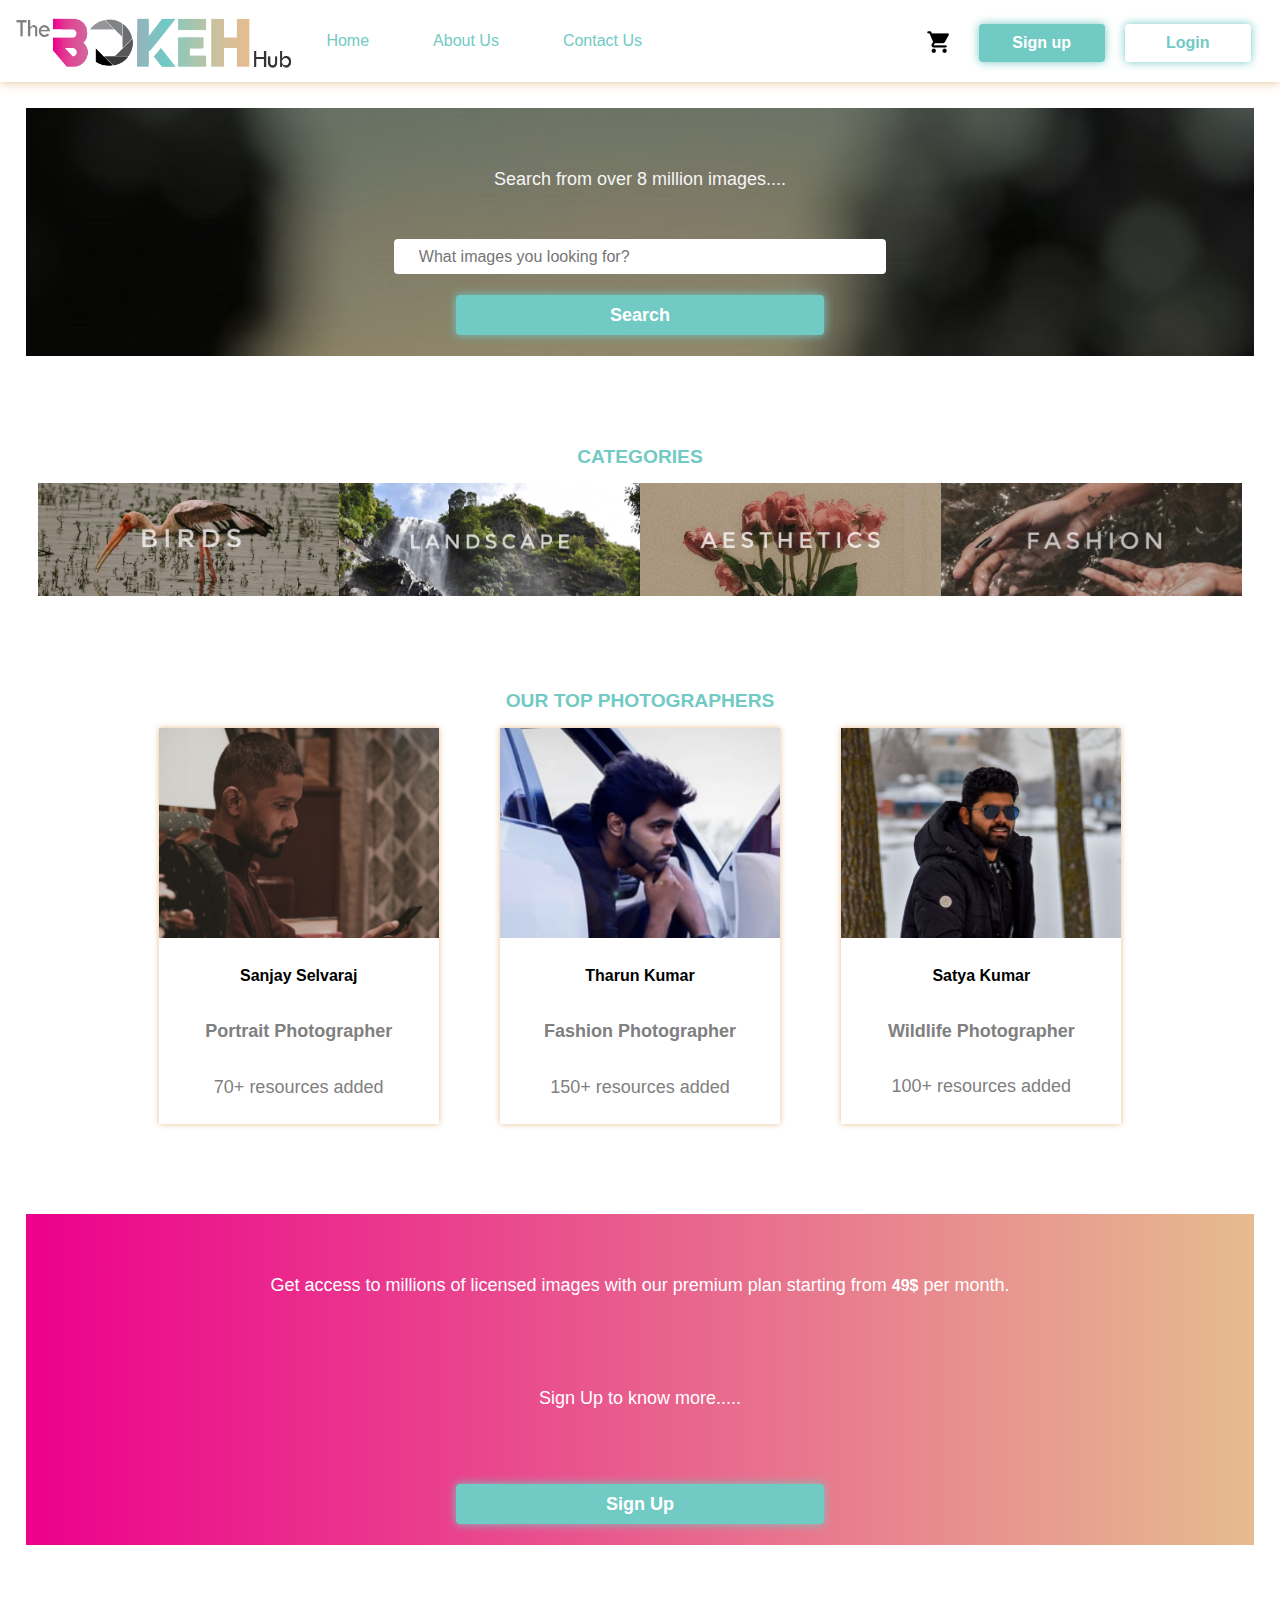
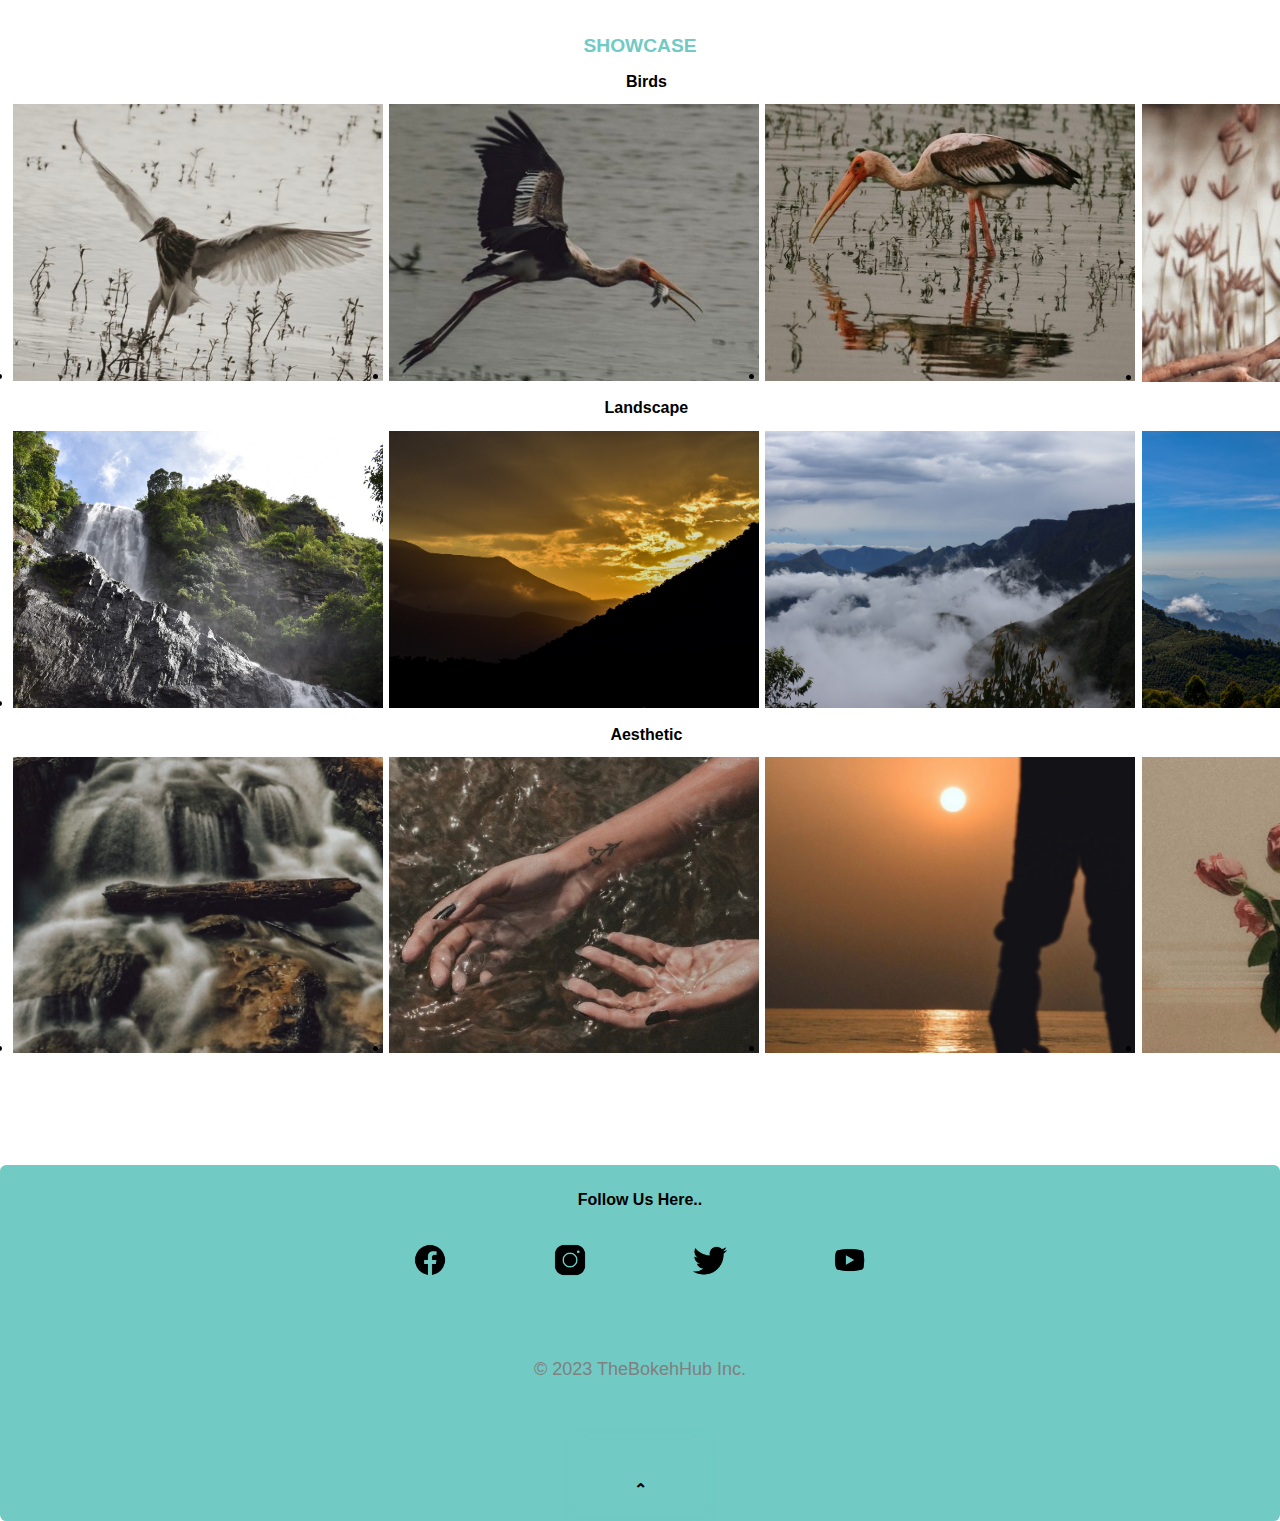
<file: index.html>
<!-- This website is created by GROUP 5 members -->
<!-- Our website is where our photographers upload images regularly. users can buy royalty free images.  -->

<!DOCTYPE html>
<html lang="en">

<head>
    <meta charset="UTF-8">
    <meta http-equiv="X-UA-Compatible" content="IE=edge">
    <meta name="viewport" content="width=device-width, initial-scale=1.0">
    <link rel="stylesheet" href="CSS/index.css">
    <link rel="icon" href="../Project/assets/doc icon.png" type="image/icon type">
    <title>The Bokeh Hub</title>
</head>

<body>
    
    <!-- ----------- NAV BAR ----------- -->
    <nav class="topnav">
        <div class="logo">
            <img src="./assets/logo.png" alt="Company Logo">
        </div>
        <div class="navlink">
            <a class="topnav-link" href="index.html">Home</a>
            <a class="topnav-link" href="HTML/about_us.html">About Us</a>
            <a class="topnav-link" href="HTML/contact_us.html">Contact Us</a>
        </div>
        <div class="sign-in_and_logo">
            <button class="log">Login</button>
            <button class="reg">Sign up</button>
            <a class="cart-logo" href="HTML/cart.html"><img src="./assets/icons8-shopping-cart-24.png"></a>
        </div>
    </nav>

    <!-- ----------- MAIN ----------- -->
    <main>

        <!-- --------- search bar container --------- -->
        <section id="searchtab-position" style="background-image: url('./assets/search-image.jpg');">
            <p class="searchtab-message">Search from over 8 million images....</p>
            <input class="input-box" list="mylist" placeholder="What images you looking for?">
            <datalist id="mylist" title="Trending :">
                <option value="colors">
                <option value="magazine">
                <option value="wildlife">
                <option value="sunset">
                <option value="night life">
            </datalist>
            <button class="reg input-search-button">Search</button>
        </section>

        <!-- ------- heading -------- -->
        <div class="content-header">
            <h2>CATEGORIES</h2>
        </div>

        <!-- ------- categories list -------- -->
        <section id="image-gal">
            <div class="a">
                <a href="#birds">
                    <img src="./assets//bird.jpg">
                </a>
            </div>
            <div class="a">
                <a href="#landscape">
                    <img src="./assets//landscape.jpg">
                </a>
            </div>
            <div class="a">
                <a href="#aesthetic">
                    <img src="./assets//aesthetic.jpg">
                </a>
            </div>
            <div class="a">
                <a href="">
                    <img src="./assets//fashion.jpg">
                </a>
            </div>
        </section>

        <!-- ------- heading -------- -->
        <div class="content-header">
            <h2>OUR TOP PHOTOGRAPHERS</h2>
        </div>

        <!-- ------- profile cards -------- -->
        <article>
            <section id="cards">
                <div class="card">
                    <img src="./assets/sanjay.jpg" alt="Avatar" style="width:100%">
                    <div class="spacing">
                        <h2><b>Sanjay Selvaraj</b></h2>
                        <h3>Portrait Photographer</h3>
                        <p>70+ resources added</p>    
                    </div>
                </div>
    
               <div class="card">
                    <img src="./assets/THARUN.png" alt="Avatar" style="width:100%">
                    <div class="spacing">
                        <h2><b>Tharun Kumar</b></h2>
                        <h3>Fashion Photographer</h3>
                        <p>150+ resources added</p>
                    </div>
    
                </div>
    
                <div class="card">
                    <img src="./assets/SATHYA.jpg" alt="Avatar" style="width:100%">
                    <div class="spacing">
                        <h2><b>Satya Kumar</b></h2>
                        <h3>Wildlife Photographer</h3>
                        <p>100+ resources added</p>
                    </div>
                </div>
            </section>
        </article>

        <!-- ------- Sign in container -------- -->
        <div class="signin-position">
            <p class="signin-message">Get access to millions of licensed images with our premium plan starting from
                <b>49$</b>
                per month.</p>
            <p class="signin-position2">Sign Up to know more..... </p>
            <button class="reg input-search-button">Sign Up</button>
        </div>

        <!-- ------- heading -------- -->
        <div class="content-header">
            <h2>SHOWCASE</h2>
        </div> 

        <!-- ------- image gallery -------- -->
        
        <section id="BIRDS">
            <div class="content-category">
                <h2 id="birds">Birds</h2>
            </div>
            <ul class="images">
                <li><a href="./HTML/product.html"> <img src="./assets/bird1.jpg" alt="Snow" style="width:100%"></a></li>
                <li><a href=""><img src="./assets/bird2.jpg" alt="Forest" style="width:100%"></a></li>
                <li><a href=""><img src="./assets/bird3.jpg" alt="Forest" style="width:100%"></a></li>
                <li><a href=""><img src="./assets/bird4.jpg" alt="Forest" style="width:100%"></a></li>
                <li><a href=""><img src="./assets/bird5.jpg" alt="Forest" style="width:100%"></a></li>
                <li><a href=""><img src="./assets/bird6.jpg" alt="Forest" style="width:100%"></a></li>
            </ul>
        </section>

        <section id="LANDSCAPE">
            <div class="content-category">
                <h2 id="landscape">Landscape</h2>
            </div>
            <ul class="images">
                <li><a href=""> <img src="./assets/landscape1.jpg" alt="Snow" style="width:100%"></a></li>
                <li><a href=""><img src="./assets/landscape2.jpg" alt="Forest" style="width:100%"></a></li>
                <li><a href=""><img src="./assets/landscape3.jpg" alt="Forest" style="width:100%"></a></li>
                <li><a href=""><img src="./assets/landscape4.jpg" alt="Forest" style="width:100%"></a></li>
                <li><a href=""><img src="./assets/landscape5.jpg" alt="Forest" style="width:100%"></a></li>
                <li><a href=""><img src="./assets/landscape6.jpg" alt="Forest" style="width:100%"></a></li>
            </ul>
        </section>

        <section id="AESTHETIC">
            <div class="content-category">
                <h2 id="aesthetic">Aesthetic</h2>
            </div>
            <ul class="images">
                <li><a href=""> <img src="./assets/aesthetic1.jpg" alt="Snow" style="width:100%"></a></li>
                <li><a href=""><img src="./assets/aesthetic2.jpg" alt="Forest" style="width:100%"></a></li>
                <li><a href=""><img src="./assets/aesthetic3.jpg" alt="Forest" style="width:100%"></a></li>
                <li><a href=""><img src="./assets/aesthetic4.jpg" alt="Forest" style="width:100%"></a></li>
                <li><a href=""><img src="./assets/aesthetic5.jpg" alt="Forest" style="width:100%"></a></li>
            </ul>
        </section>

    </main>

    <br><br><br><br><br><br>

    <!-- ----------- FOOTER ----------- -->
    <footer>
        <div class="footer_bg">
            <h2>Follow Us Here..</h2>
            <br>
            <table class="foot_table">
                <tr>
                    <td>
                        <img id="fb" class="fb_img" src="./assets/facebook.png" alt="Facebook Icon">
                    </td>
                    <td>
                        <img id="ig" class="ig_img" src="./assets/instagram.png" alt="Instagram Icon">
                    </td>
                    <td>
                        <img id="twitter" class="tw_img" src="./assets/twitter.png" alt="Twitter Icon">
                    </td>
                    <td>
                        <img id="yt" class="yt_img" src="./assets/youtube.png" alt="Youtube Icon">
                    </td>
                </tr>
            </table>
            <br>
            <p>&copy; 2023 TheBokehHub Inc.</p>
            <button id="top_button"><a href="#top">&#8963;</a></button>
        </div>
    </footer>

</body>

</html>
</file>
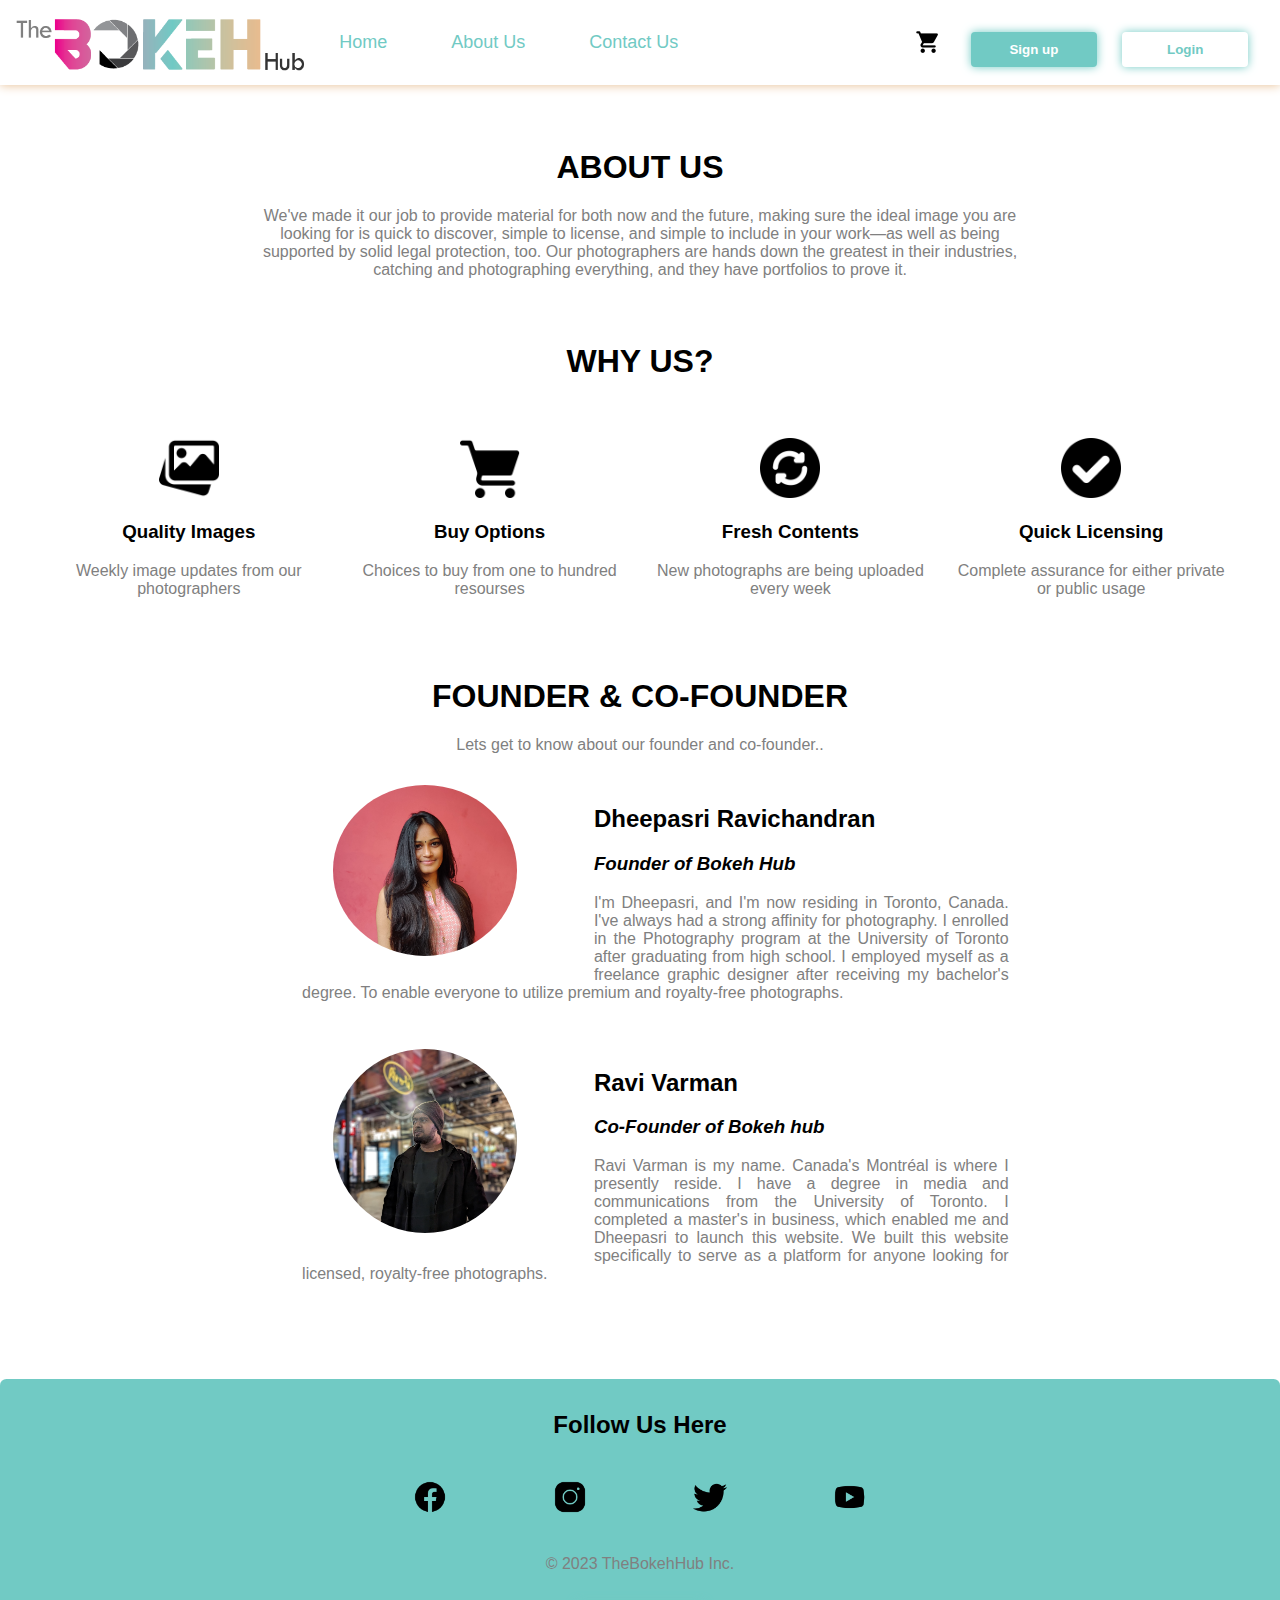
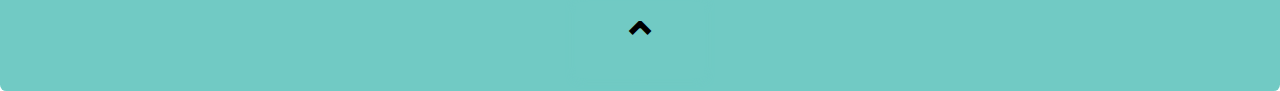
<file: HTML/about_us.html>
<!DOCTYPE html>
<html lang="en">

<head>
    <meta charset='utf-8'>
    <meta http-equiv='X-UA-Compatible' content='IE=edge'>
    <link rel="icon" href="../assets/doc icon.png" type="image/icon type">
    <title>The Bokeh Hub</title>
    <meta name='viewport' content='width=device-width, initial-scale=1'>
    <link rel="stylesheet" href="../CSS/about_us.css">
</head>

<body>

    <!-- ----------- NAV BAR ----------- -->
    <nav class="topnav">
        <div class="logo">
            <img src="../assets/logo.png" alt="Company Logo">
        </div>
        <div class="navlink">
            <a class="topnav-link" href="../index.html">Home</a>
            <a class="topnav-link" href="./about_us.html">About Us</a>
            <a class="topnav-link" href="./contact_us.html">Contact Us</a>
        </div>
        <div class="sign-in_and_logo">
            <button class="log">Login</button>
            <button class="reg">Sign up</button>
            <a class="cart-logo" href="HTML/cart.html"><img src="../assets/icons8-shopping-cart-24.png"></a>
        </div>
    </nav>

    <!-- ----------- MAIN ----------- -->
    <main>

        <!-- -------- about us -------- -->
        <section id="About_us">
            <div class="Heading">
                <h1>ABOUT US</h1>
                <p>⁠⁠⁠We've made it our job to provide material for both now and the future, making sure the ideal image
                    you are looking for is quick to discover, simple to license, and simple to include in your work—as
                    well as being supported by solid legal protection, too. Our photographers are hands down the
                    greatest in their industries, catching and photographing everything, and they have portfolios to
                    prove it. </p>
            </div>
        </section>

        <!-- -------- why us -------- -->
        <section id="Why_us">

            <div class="Heading">
                <h1>WHY US?</h1>
            </div>

            <div class="outer-partition">
                <div class="part">
                    <img class="why_images" src="../assets/image.png" alt="">
                    <h3>Quality Images </h3>
                    <p>
                        Weekly image updates from our photographers
                    </p>
                </div>

                <div class="part">
                    <img class="why_images" src="../assets/grocery-store.png" alt="">
                    <h3> Buy Options </h3>
                    <p>
                        Choices to buy from one to hundred resourses
                    </p>
                </div>

                <div class="part">
                    <img class="why_images" src="../assets/refresh.png" alt="">
                    <h3> Fresh Contents </h3>
                    <p>
                        New photographs are being uploaded every week
                    </p>
                </div>

                <div class="part">
                    <img class="why_images" src="../assets/tick.png" alt="">
                    <h3> Quick Licensing </h3>
                    <p>
                        Complete assurance for either private or public usage
                    </p>
                </div>
            </div>

        </section>

        <!-- -------- Founder and Cofounder information -------- -->
        <section id="Founder_cofounder">

            <div class="Heading">
                <h1>FOUNDER & CO-FOUNDER</h1>
                <p>
                    Lets get to know about our founder and co-founder..
                </p>
            </div>

            <section>
                <div class="Founder">
                    <div class="image">
                        <img src="../assets/profile1.jpg" alt="">
                    </div>
                    <div class="text">
                        <H2>Dheepasri Ravichandran</H2>
                        <h3><i>Founder of Bokeh Hub</i></h3>
                        <p>I'm Dheepasri, and I'm now residing in Toronto, Canada. I've always had a strong affinity for
                            photography. I enrolled in the Photography program at the University of Toronto after
                            graduating from high school. I employed myself as a freelance graphic designer after
                            receiving my bachelor's degree. To enable everyone to utilize premium and royalty-free
                            photographs.
                        </p>
                    </div>
                </div>
            </section>

            <section>
                <div class="COFounder">
                    <div class="image">
                        <img src="../assets/ravi.jpg" alt="">
                    </div>
                    <div class="text">
                        <H2>Ravi Varman</H2>
                        <h3><i>Co-Founder of Bokeh hub</i></h3>
                        <p>Ravi Varman is my name. Canada's Montréal is where I presently reside. I have a degree in
                            media and communications from the University of Toronto. I completed a master's in business,
                            which enabled me and Dheepasri to launch this website. We built this website specifically to
                            serve as a platform for anyone looking for licensed, royalty-free photographs.
                        </p>
                    </div>
                </div>
            </section>

        </section>

    </main>

    <!-- ----------- FOOTER ----------- -->
    <footer>
        <div class="footer_bg">
            <h2>Follow Us Here</h2>
            <br>
            <table class="foot_table">
                <tr>
                    <td>
                        <img id="fb" class="fb_img" src="../assets/facebook.png" alt="Facebook Icon">
                    </td>
                    <td>
                        <img id="ig" class="ig_img" src="../assets/instagram.png" alt="Instagram Icon">
                    </td>
                    <td>
                        <img id="twitter" class="tw_img" src="../assets/twitter.png" alt="Twitter Icon">
                    </td>
                    <td>
                        <img id="yt" class="yt_img" src="../assets/youtube.png" alt="Youtube Icon">
                    </td>
                </tr>
            </table>
            <br>
            <p>&copy; 2023 TheBokehHub Inc.</p>
            <button id="top_button"><a href="#top">&#8963;</a></button>
        </div>
    </footer>

</body>

</html>
</file>
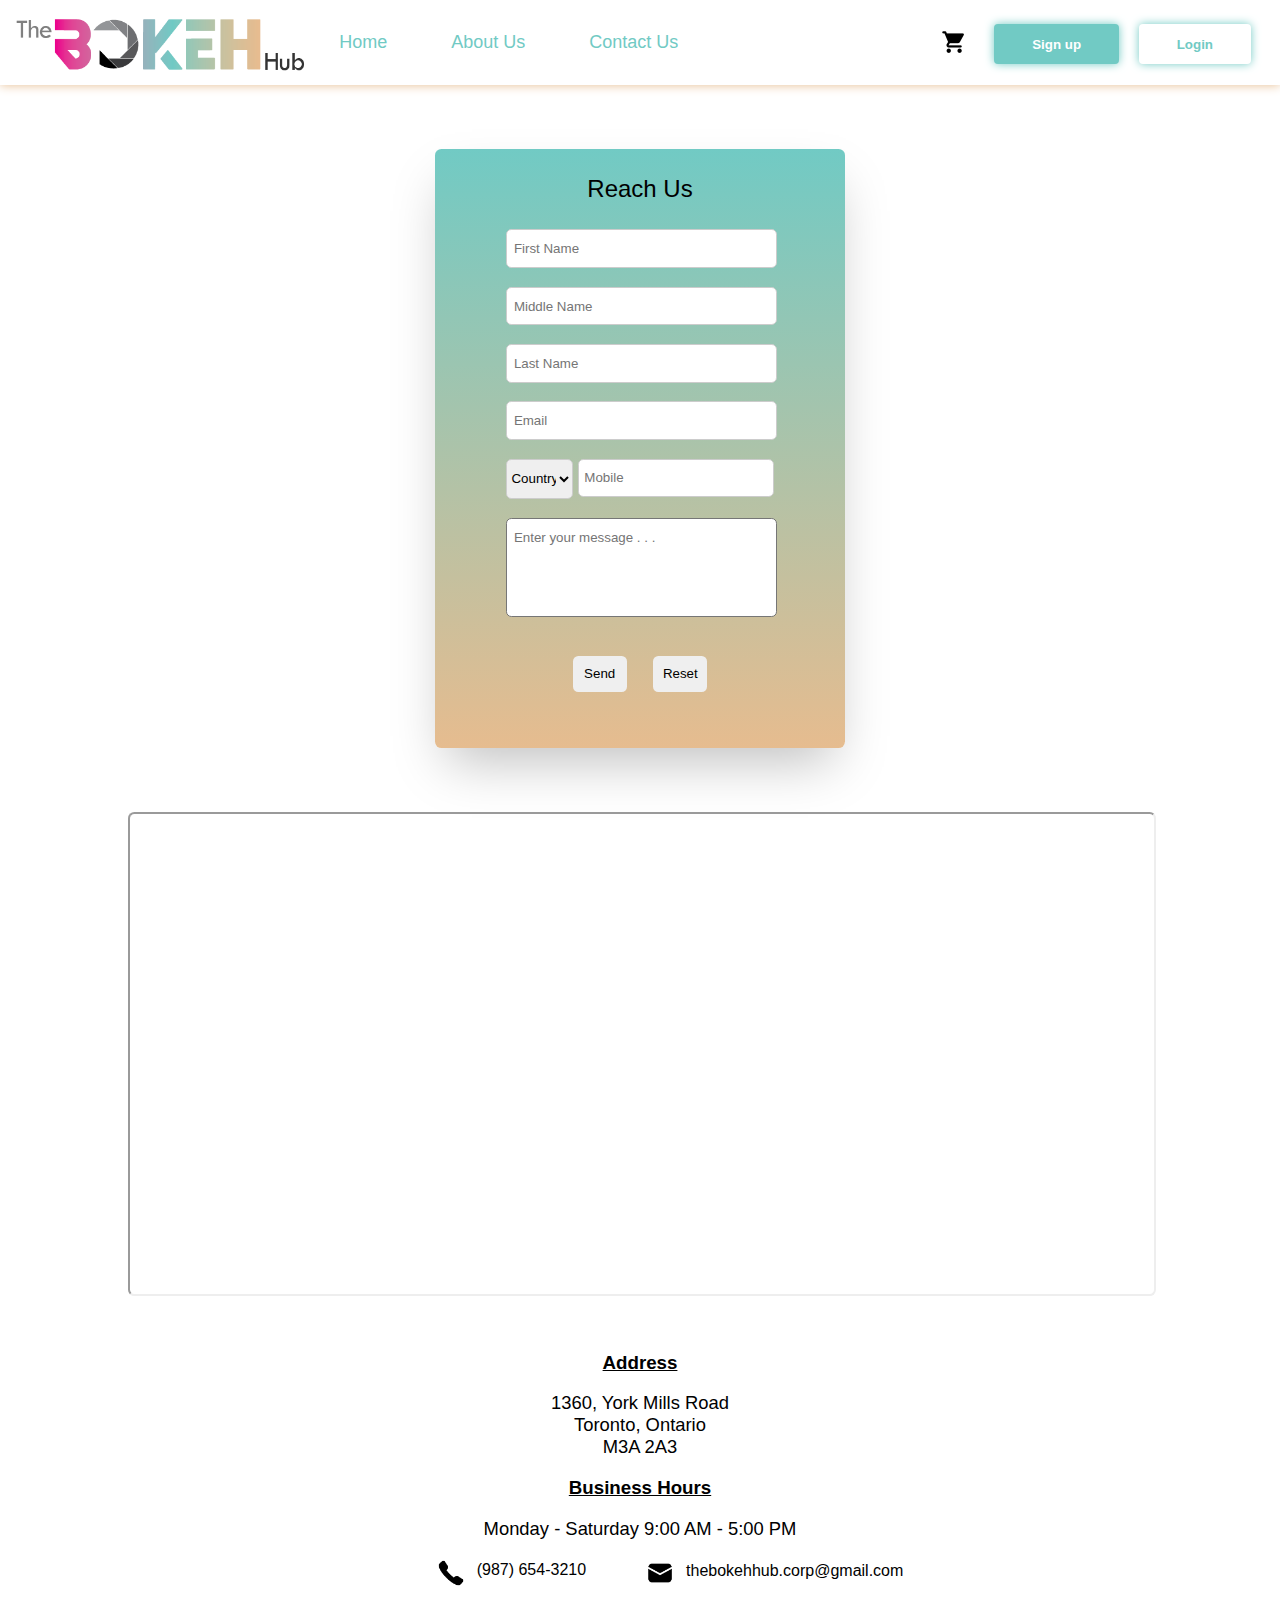
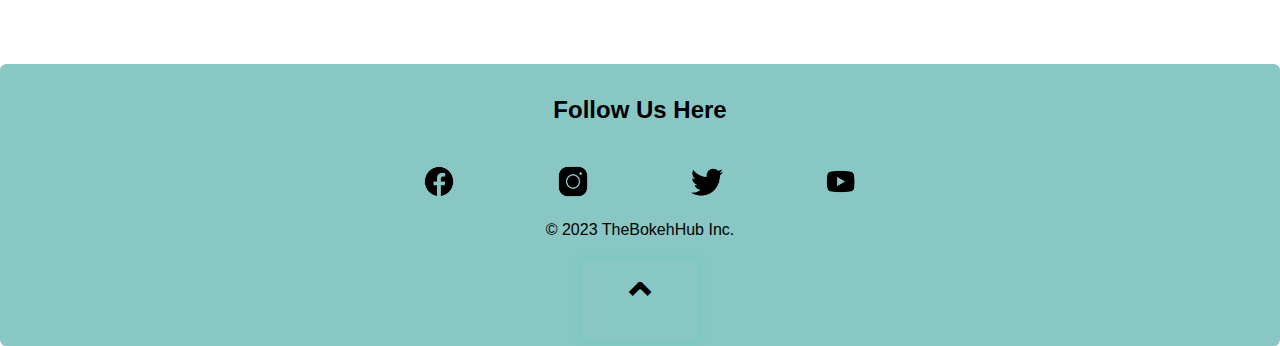
<file: HTML/contact_us.html>
<!DOCTYPE html>
<html lang="en" dir="ltr">

<head>
    <meta charset="UTF-8">
    <link rel="stylesheet" href="../CSS/contact_us.css">
    <meta name="viewport" content="width=device-width, initial-scale=1.0">
    <link rel="icon" href="../assets/doc icon.png" type="image/icon type">
    <title>The Bokeh Hub</title>
    
</head>

<body>

    <!-- ----------- NAV BAR ----------- -->
    <nav class="topnav">
        <div class="logo">
            <img src="../assets/logo.png" alt="Company Logo">
        </div>
        <div class="navlink">
            <a class="topnav-link" href="../index.html">Home</a>
            <a class="topnav-link" href="../HTML/about_us.html">About Us</a>
            <a class="topnav-link" href="../HTML/contact_us.html">Contact Us</a>
        </div>
        <div class="sign-in_and_logo">
            <button class="log">Login</button>
            <button class="reg">Sign up</button>
            <a class="cart-logo" href=""><img src="../assets/icons8-shopping-cart-24.png"></a>
        </div>
    </nav>

    <!-- ----------- MAIN ----------- -->
    <main>

        <!-- ------- form -------- -->
        <div class="box">
            <div class="title">Reach Us</div>
            <div class="content">
                <form action="../HTML/contact_us_thanku.html" method="post">
                    <div class="user-details">
                        <div class="input-box">
                            <input type="text" placeholder="First Name" required>
                        </div>
                        <div class="input-box">
                            <input type="text" placeholder="Middle Name">
                        </div>
                        <div class="input-box">
                            <input type="text" placeholder="Last Name" required>
                        </div>
                        <div class="input-box">
                            <input type="email" placeholder="Email" required>
                        </div>
                        <div class="input-box">
                            <select name="country" id="country">
                                <option value="none" selected disabled hidden>Country</option>
                                <option value="blank">Country</option>
                                <option value="us">🇺🇸 +1</option>
                                <option value="canada">🇨🇦 +1</option>
                                <option value="france">🇫🇷 +33</option>
                                <option value="brazil">🇧🇷 +55</option>
                                <option value="india">🇮🇳 +91</option>
                                <option value="uae">🇦🇪 +971</option>
                            </select>
                        </div>
                        <div class="input_mobile">
                            <input type="tel" placeholder="Mobile" required>
                        </div>
                        <div class="input-box">
                            <textarea type="text" placeholder="Enter your message . . ." required rows="5"
                                cols="60"></textarea>
                        </div>
                    </div>
                    <div class="button">
                        <div class="submit_button">
                            <input type="submit" value="Send">
                        </div>
                        <div class="reset_button">
                            <input type="reset" value="Reset">
                        </div>
                    </div>
                </form>
            </div>
        </div>


        <!-- --------- map -------- -->
        <div class="map">
            <iframe
                src="https://www.google.com/maps/embed?pb=!1m18!1m12!1m3!1d2881.4197122601304!2d-79.3192717!3d43.7641457!2m3!1f0!2f0!3f0!3m2!1i1024!2i768!4f13.1!3m3!1m2!1s0x89d4d2699d5e8d77%3A0x3831e9650dcc902d!2s1360%20York%20Mills%20Rd%2C%20North%20York%2C%20ON%20M3A%202A2!5e0!3m2!1sen!2sca!4v1680540090306!5m2!1sen!2sca"></iframe>
        </div>


        <!-- ------ contact details ----- -->
        <div class="contact_details">
            <div class="address">
                <h3><u>Address</u></h3>
                <p>1360, York Mills Road <br> Toronto, Ontario <br> M3A 2A3</p>
            </div>
            <div class="hours">
                <h3><u>Business Hours</u></h3>
                <p>Monday - Saturday 9:00 AM - 5:00 PM </p>
            </div>
            <div class="info">
                <div class="telephone">
                    <div class="tele_icon">
                        <a href="tel:9876543210"><img src="../assets/tele.png" alt="Phone Icon"></a>
                    </div>
                    <div class="tele">
                        <a href="tel:9876543210"> (987) 654-3210 </a>
                    </div>
                </div>
                <div class="email">
                    <div class="mail_icon">
                        <a href="mailto:thebokehhub.corp@gmail.com"><img src="../assets/mail.png" alt="Mail Icon"></a>
                    </div>
                    <div class="mail">
                        <a href="mailto:thebokehhub.corp@gmail.com"> thebokehhub.corp@gmail.com </a>
                    </div>
                </div>
            </div>
        </div>
    </main>


    <!-- ----------- FOOTER ----------- -->
    <footer>
        <div class="footer_bg">
            <h2>Follow Us Here</h2>
            <br>
            <table class="foot_table">
                <tr>
                    <td>
                        <img id="fb" class="fb_img" src="../assets/facebook.png" alt="Facebook Icon">
                    </td>
                    <td>
                        <img id="ig" class="ig_img" src="../assets/instagram.png" alt="Instagram Icon">
                    </td>
                    <td>
                        <img id="twitter" class="tw_img" src="../assets/twitter.png" alt="Twitter Icon">
                    </td>
                    <td>
                        <img id="yt" class="yt_img" src="../assets/youtube.png" alt="Youtube Icon">
                    </td>
                </tr>
            </table>
            <p>&copy; 2023 TheBokehHub Inc.</p>
            <button id="top_button"><a href="#top">&#8963;</a></button>
        </div>
    </footer>
</body>

</html>
</file>
<file: CSS/index.css>
:root {
    --pink: #ec008c;
    --blue: #71cac4;
    --yellow: #e6bc8f;
}

html {
    scroll-behavior: smooth;
}

a {
    text-decoration: none;
    color: black;
}

.company-name h1 {
    font-size: 32px;
    margin: 0;
}

body {
    margin: 0;
    font-family: Arial, Helvetica, sans-serif;
}

* {
    font-size: medium;
    box-sizing: border-box;
}

/* ----------- nav bar styles -------- */

.topnav {
    overflow: hidden;
    box-shadow: 0 0 10px var(--blue);
    font-size: smaller;
}

.topnav .navlink a {
    font-size: medium;
}

.topnav:hover {
    box-shadow: 0 0 10px var(--yellow);
}

.topnav a:hover {
    color: var(--navbg);
}

.topnav-link {
    float: left;
    color: var(--blue);
    text-align: center;
    padding: 2.5%;
    font-size: 18px;
}

.logo img {
    width: 23%;
    padding-top: 1%;
    padding-left: 1%;
    float: left;
}

.sign-in_and_logo {
    padding-top: 1.5%;
    padding-right: 1.5%;
}

button {
    cursor: pointer;
    border: 0;
    border-radius: 4px;
    font-weight: 600;
    margin: 5px 10px;
    padding: 10px 0;
    box-shadow: 0 0 10px var(--blue);
    transition: 0.4s;
}

.reg {
    color: white;
    background-color: var(--blue);
    float: right;
}

.log {
    color: var(--blue);
    background-color: rgba(255, 255, 255, 1);
    float: right;
    padding-top: 10px;
}

button:hover {
    color: white;
    box-shadow: 0 0 20px var(--blue);
    background-color: var(--yellow);
    box-shadow: 0 0 10px var(--yellow);
}

.cart-logo {
    padding: 10px 20px 11px;
    float: right;
}

/* ----------- search box styles -------- */
#searchtab-position {
    display: grid;
    place-items: center;
    margin: 2%;
    background-position: center;
    background-repeat: no-repeat;
    background-size: cover;
}

.searchtab-message {
    margin-top: 2%;
    margin-bottom: 1%;
    color: whitesmoke;
}

.input-box {
    height: 35px;
    border-radius: 4px;
    border: thin;
    padding-left: 2%;
}

.input-box:focus {
    outline: none;
}

.input-search-button {
    width: 30%;
    height: 40px;
    font-size: large;
}

.input-search-button:hover {
    color: white;
    cursor: pointer;
    background-color: var(--yellow);
}

.input-search-button:focus {
    outline: none;
}

/* ----------- headings styles -------- */
.content-header {
    text-align: center;
    color: var(--blue);
    margin-top: 7%;
}

/* .table-row {
    width: 100%;
    text-align: center;
    height: 100px;

}

td {
    border-style: hidden;
} 

 .category {
    width: 22%;
    background-repeat: no-repeat;
} 

 .category:hover {
    color: white;
} 

 code {
    padding-left: 10%;
} 
 
.container {
    position: relative;
    text-align: center;
    color: white;
} 

 .centered {
    position: absolute;
    top: 50%;
    left: 50%;
    transform: translate(-50%, -50%);
} 

 .card h3,
p {
    color: grey;
    padding: 0% 2%;
}

.card h2 {
    color: black;
    padding: 0% 2%;
    margin-bottom: 0;
    padding-bottom: 0;
} 

.title {
    color: grey;
    font-size: 18px;
}

.card:hover {
    opacity: 0.8;
} 

.profile-table {
    text-align: center;
    width: 100%;
    padding-left: 10%;
    padding-right: 10%;
}  */

/* .row {
    display: flex;
}

.column {
    flex: 33.33%;
    padding: 5px;
} */

/* ----------- image gallery styles -------- */
ul.images {
    margin: 0;
    padding-left: 1%;
    padding-right: 1%;
    display: flex;
    flex-direction: row;
    overflow-x: auto;
}

ul.images li {
    flex: 0 0 auto;
    width: 30%;
    height: 30%;
    padding-right: 0.5%;
}

.content-category {
    text-align: center;
    color: black;
    padding-left: 1%;
    font-size: small;
}

/* ----------- sign in styles -------- */
.signin-message {
    margin-top: 2%;
    margin-bottom: 0%;
    color: white;
}

.signin-position2 {
    color: white;
}

/*Style section for Smartphones/Mobile devices*/
@media only screen and (min-width: 320px) and (max-width: 480px) {
    button {
        width: 35%;
        margin: 1%;
    }

    /* ----------- profile card styles -------- */
    #cards {
        margin: 0 2%;
        padding: 0 2%;
    }

    .card {
        margin: 0 25%;
        width: 50%;
        box-shadow: 0 0 6px 0 var(--yellow);
        text-align: center;
        font-family: arial;
    }

    .card .spacing h2,
    h3,
    p {
        padding: 3%;
        font-size: small;
    }

    .card .spacing h3,
    p {
        color: gray;
    }

    /* ----------- search bar styles -------- */
    .input-box {
        width: 70%;
        margin-top: 3%;
    }

    .searchtab-position {
        padding: 5%;
    }

    .input-search-button {
        margin: 5%;
    }

    /* ----------- categories styles -------- */

    #image-gal {
        margin: 0 3%;
    }

    #image-gal img {
        width: 100%;
    }

    .a {
        width: 100%;
        float: left;
    }

    #landscape {
        margin-top: 2%;
    }

    .signin-position {
        display: grid;
        place-items: center;
        margin: 7% 2% 2% 2%;
        padding: 2%;
        text-align: center;
        background-image: linear-gradient(to right, var(--pink), var(--yellow));
    }

    /* ----------- footer styles -------- */
    #fb,
    #ig,
    #yt,
    #twitter {
        width: 50%;
        height: 50%;
    }

    footer {
        text-align: center;
        background-color: #71cac4;
        border-radius: 0.4em;
        padding-top: 1%;
    }

    .foot_table {
        margin-left: auto;
        margin-right: auto;
        padding-left: 10%;
        padding-right: 10%;
    }

    #top_button {
        border: none;
        background: none;
        font-size: 3em;
    }

    #top_button a {
        color: black;
    }

    #top_button a:visited {
        text-decoration: none;
    }

    #top_button a:link {
        text-decoration: none;
    }

    #top_button a:active {
        text-decoration: none;
    }

    #top_button a:hover {
        color: #ec008c;
    }

    /* button {
        width: 35%;
        margin: 1%;
    } */

    /* #image-gal {
        margin: 0 3%;
    } */

    /* #image-gal img {
        width: 100%;
    } */
}

/*Style section for Tablets*/
@media only screen and (min-width: 481px) and (max-width: 768px) {
    /* button {
        width: 43%;
    } */

    button {
        width: 43%;
        margin: 1%;
    }

    .a {
        width: 50%;
        float: left;
        padding: 3%;
    }

    /* -------  profile card styles ------ */
    #cards {
        margin: 0 5%;
        padding: 0 10%;
    }

    .card {
        margin: 0 25%;
        width: 50%;
        box-shadow: 0 0 6px 0 var(--yellow);
        text-align: center;
        font-family: arial;
    }

    .card .spacing h2,
    h3,
    p {
        padding: 3%;
        font-size: small;
    }

    .card .spacing h3,
    p {
        color: gray;
    }

    /* -------  search bar styles ------ */
    .input-box {
        width: 50%;
        margin-top: 3%;
    }

    .searchtab-position {
        padding: 5%;
    }

    .input-search-button {
        margin: 1.7%;
    }

    /* ------- sign in part styles-------- */
    .signin-position {
        display: grid;
        place-items: center;
        margin: 7% 2% 2% 2%;
        padding: 2%;
        background-image: linear-gradient(to right, var(--pink), var(--yellow));
    }

    /* ------- image gallery styles-------- */
    #image-gal {
        display: inline;
    }

    #image-gal img {
        width: 100%;
    }

    /* -----------footer styles-------- */
    #fb,
    #ig,
    #yt,
    #twitter {
        width: 35%;
        height: 35%;
    }

    footer {
        text-align: center;
        background-color: #71cac4;
        border-radius: 0.4em;
        padding-top: 1%;
    }

    .foot_table {
        margin-left: auto;
        margin-right: auto;
        padding-left: 10%;
        padding-right: 10%;
    }

    #top_button {
        border: none;
        background: none;
        font-size: 3em;
    }

    #top_button a {
        color: black;
    }

    #top_button a:visited {
        text-decoration: none;
    }

    #top_button a:link {
        text-decoration: none;
    }

    #top_button a:active {
        text-decoration: none;
    }

    #top_button a:hover {
        color: #ec008c;
    }
}

/*Style section for Desktop/large screens*/
@media only screen and (min-width: 769px) {
    button {
        width: 10%;
    }

    .a {
        width: 25%;
    }

    /* ----- profile card styles ------ */
    #cards {
        display: flex;
        padding: 0 10%;
    }

    .card {
        width: 33.33%;
        margin: 0 3%;
        box-shadow: 0 0 6px 0 var(--yellow);
        text-align: center;
        font-family: arial;
    }

    .card .spacing h2,
    h3,
    p {
        padding: 3%;
        font-size: large;
    }

    .card .spacing h3,
    p {
        color: gray;
    }

    /* ----- search bar styles ------ */
    .input-box {
        width: 40%;
    }

    .input-search-button {
        margin: 1.7%;
    }

    /* ----- image gallery styles ------ */
    #image-gal {
        display: flex;
        margin: 0 3%;
    }

    #image-gal img {
        width: 100%;
    }

    /* ----------- sign in styles -------- */
    .signin-position {
        display: grid;
        place-items: center;
        margin: 7% 2% 2% 2%;
        background-image: linear-gradient(to right, var(--pink), var(--yellow));
    }

    #fb,
    #ig,
    #yt,
    #twitter {
        width: 25%;
        height: 25%;
    }

    .fb_img,
    .ig_img,
    .tw_img,
    .yt_img {
        transition: all 0.2s ease-in-out;
    }

    .fb_img:hover,
    .ig_img:hover,
    .tw_img:hover,
    .yt_img:hover {
        transform: scale(1.2);
    }

    footer {
        text-align: center;
        background-color: #71cac4;
        border-radius: 0.4em;
        padding-top: 1%;
    }

    .foot_table {
        margin-left: auto;
        margin-right: auto;
        padding-left: 28%;
        padding-right: 28%;
    }

    #top_button {
        border: none;
        background: none;
        font-size: 3em;
    }

    #top_button a {
        color: black;
    }

    #top_button a:visited {
        text-decoration: none;
    }

    #top_button a:link {
        text-decoration: none;
    }

    #top_button a:active {
        text-decoration: none;
    }

    #top_button a:hover {
        color: #ec008c;
    }

    .content-header h2 {
        font-size: larger;
    }
}
</file>
<file: CSS/about_us.css>
:root {
    --pink: #ec008c;
    --blue: #71cac4;
    --yellow: #e6bc8f;
}

a {
    text-decoration: none;
    color: black;
}

body {
    margin: 0;
    font-family: Arial, Helvetica, sans-serif;
}


/* ------- nav bar styles ----- */
.topnav {
    overflow: hidden;
    box-shadow: 0 0 10px var(--blue);
}

.topnav:hover{
    box-shadow: 0 0 10px var(--yellow);
}

.topnav a:hover {
    color: var(--navbg);
}

.topnav-link {
    float: left;
    color: var(--blue);
    text-align: center;
    padding: 2.5%;
    font-size: 18px;
}

.logo img {
    width: 23%;
    padding-top: 1%;
    padding-left: 1%;
    float: left;
}

.sign-in_and_logo {
    padding-top: 1.5%;
    padding-right: 1.5%;
}

button {
    cursor: pointer;
    border: 0;
    border-radius: 4px;
    font-weight: 600;
    margin: 5px 10px;
    padding: 10px 0;
    box-shadow: 0 0 10px var(--blue);
    transition: 0.4s;
}

.reg {
    color: white;
    background-color: var(--blue);
    float: right;
}

.log {
    color: var(--blue);
    background-color: rgba(255, 255, 255, 1);
    float: right;
    padding-top: 10px;
}

button:hover {
    color: white;
    box-shadow: 0 0 20px var(--blue);
    background-color: var(--yellow);
    box-shadow: 0 0 10px var(--yellow);
}

.cart-logo {
    padding: 10px 20px 11px;
    float: right;
}


/*Style section for Smartphones/Mobile devices*/
@media only screen and (min-width: 320px) and (max-width: 480px) {

    #About_us, #Why_us, #Founder_cofounder {
        margin-top: 5%;
        margin-bottom: 5%;
    }

    p {
        color: gray;
    }

    .Heading {
        text-align: center;
        padding: 0%;
        color: var(--blue);
        font-size: small ;
    }

    .Heading p {
        padding: 0 10%;
    }

    /* ----- why us part styles ----- */
    #Why_us .outer-partition {
        text-align: center;
    }

    .part {
        width: 100%;
        margin-top: 3% ;
        float: left;
    }

    .part img {
        width: 8%;
    }

    .part h3,p {
        padding: 0 5%;
    }

     /* ----- founder and co founder styles ----- */
    #Founder_cofounder{
        margin: 5% 5%
    }

    .Founder, .COFounder{
        margin: 5% 2%;
        text-align: center;
    }

    .Founder img {
        width: 30%;
        border-radius: 50%;
    }
    
    .COFounder img {
        width: 30%;
        border-radius: 50%;
    }

    .Founder text {
        text-align: justify;
        
    }

    .Founder h2,h3,p {
        font-size: xx-small;
    }

    .COFounder h2,h3,p {
        font-size: xx-small;
    }

    .COFounder text {
        text-align: justify;
    }

    button {
        width: 35%;
        margin: 1%;
    }

    /* ----- footer styles ----- */
    #fb, #ig, #yt, #twitter { 
        width: 50%;
        height: 50%;
    }

    footer {
        text-align: center;
        background-color: #71cac4;
        border-radius: 0.4em;
        padding-top: 1%;
    }

    .foot_table {
        margin-left: auto;
        margin-right: auto;
        padding-left: 10%;
        padding-right: 10%;
    }

    #top_button {
        border: none;
        background: none;
        font-size: 3em;   
    }

    #top_button a {
        color: black
    }

    #top_button a:visited {
        text-decoration: none;
    }
    
    #top_button a:link {
        text-decoration: none;
    }

    #top_button a:active {
        text-decoration: none;
    }

    #top_button a:hover {
        color: #ec008c;
    }
    
}

/*Style section for Tablets*/
@media only screen and (min-width: 481px) and (max-width: 768px) {

    #About_us, #Why_us, #Founder_cofounder {
        margin-top: 5%;
        margin-bottom: 5%;
    }

    p {
        color: gray;
    }

    .Heading {
        text-align: center;
        padding: 0%;
        color: var(--blue);
    }

    .Heading p {
        padding: 0 20%;
    }
    

    /* ----- why us part styles ----- */
    #Why_us .outer-partition {
        display: inline;
        text-align: center;
    }

    .part {
        width: 50%;
        margin-top: 3% ;
        float: left;
    }

    .part img {
        width: 20%;
    }

    .part h3,p {
        padding: 0 5%;
    }


    /* ----- founder and cofounder styles ----- */
    #Founder_cofounder{
        margin-top: 10%;
        margin-bottom: 5%;
    }

    .Founder, .COFounder{
        margin: 5% 20%;
        text-align: center;
    }

    .Founder img {
        width: 50%;
        border-radius: 50%;
    }
    
    .COFounder img {
        width: 50%;
        border-radius: 50%;
    }

    .Founder text {
        text-align: justify;
    }

    .COFounder text {
        text-align: justify;
    }

    button {
        width: 43%;
        margin: 1%;
    }


    /* ----- footer styles ----- */
    #fb, #ig, #yt, #twitter { 
        width: 35%;
        height: 35%;
    }

    footer {
        text-align: center;
        background-color: #71cac4;
        border-radius: 0.4em;
        padding-top: 1%;
    }

    .foot_table {
        margin-left: auto;
        margin-right: auto;
        padding-left: 10%;
        padding-right: 10%;
    }

    #top_button {
        border: none;
        background: none;
        font-size: 3em;   
    }

    #top_button a {
        color: black
    }

    #top_button a:visited {
        text-decoration: none;
    }

    #top_button a:link {
        text-decoration: none;
    }

    #top_button a:active {
        text-decoration: none;
    }

    #top_button a:hover {
        color: #ec008c;
    }

}

/*Style section for Desktop/large screens*/
@media only screen and (min-width: 769px) {
    
    #About_us, #Why_us, #Founder_cofounder {
        margin-top: 5%;
        margin-bottom: 5%;
    }

    p {
        color: gray;
    }

    .Heading {
        text-align: center;
        padding: 0%;
    }

    .Heading p {
        padding: 0 20%;
    }


    /* ----- why us part styles ----- */
    #Why_us .outer-partition {
        display: flex;
        margin: 0 3%;
        text-align: center;
    }

    .part {
        width: 25%;
        margin-top: 3% ;
    }

    .part img {
        width: 20%;
    }

    .part h3,p {
        padding: 0 4%;
    }


    /* ----- founder and cofounder styles ----- */
    #Founder_cofounder{
        margin: 5% 20%;

    }

    .Founder img {
        width: 60%;
        border-radius: 50%;
    }

    .Founder .image {
        width: 40%;
        text-align: center;
        float: left;
        margin: 0;
        padding: 2%;
    }

    .Founder .text {
        width: 100%;
        text-align: justify;
        padding: 2%;
    }

    .COFounder img {
        width: 60%;
        border-radius: 50%;
    }

    .COFounder .image {
        width: 40%;
        text-align: center;
        float: left;
        margin: 0;
        padding: 2%;
    }

    .COFounder .text {
        width: 100%;
        text-align: justify;
        padding: 2%;
    }

    button {
        width: 10%;
        margin: 1%;
    }
    

    /* ----- footer styles ----- */
    #fb, #ig, #yt, #twitter { 
        width: 25%;
        height: 25%;
    }

    .fb_img, .ig_img, .tw_img, .yt_img {
        transition: all 0.2s ease-in-out;
    }

    .fb_img:hover, .ig_img:hover, .tw_img:hover, .yt_img:hover {
        transform: scale(1.2);
    }

    footer {
        text-align: center;
        background-color: #71cac4;
        border-radius: 0.4em;
        padding-top: 1%;
    }

    .foot_table {
        margin-left: auto;
        margin-right: auto;
        padding-left: 28%;
        padding-right: 28%;
    }

    #top_button {
        border: none;
        background: none;
        font-size: 3em;   
    }

    #top_button a {
        color: black
    }

    #top_button a:visited {
        text-decoration: none;
    }

    #top_button a:link {
        text-decoration: none;
    }

    #top_button a:active {
        text-decoration: none;
    }
    
    #top_button a:hover {
        color: #ec008c;
    }
}
</file>
<file: CSS/contact_us.css>
:root {
    --pink: #ec008c;
    --blue: #71cac4;
    --yellow: #e6bc8f;
}

a {
    text-decoration: none;
    color: black;
}

body {
    margin: 0;
    font-family: Arial, Helvetica, sans-serif;
}

/* ------- nav bar styles -------- */
.topnav {
    overflow: hidden;
    box-shadow: 0 0 10px var(--blue);
}

.topnav:hover {
    box-shadow: 0 0 10px var(--yellow);
}

.topnav a:hover {
    color: var(--navbg);
}

.topnav-link {
    float: left;
    color: var(--blue);
    text-align: center;
    padding: 2.5%;
    font-size: 18px;
}

.logo img {
    width: 23%;
    padding-top: 1%;
    padding-left: 1%;
    float: left;
}

.sign-in_and_logo {
    padding-top: 1.5%;
    padding-right: 1.5%;
}

button {
    cursor: pointer;
    border: 0;
    border-radius: 4px;
    font-weight: 600;
    margin: 5px 10px;
    padding: 1% 3%;
    box-shadow: 0 0 10px var(--blue);
    transition: 0.4s;
}

.reg {
    color: white;
    background-color: var(--blue);
    float: right;
}

.log {
    color: var(--blue);
    background-color: rgba(255, 255, 255, 1);
    float: right;
}

button:hover {
    color: white;
    box-shadow: 0 0 20px var(--blue);
    background-color: var(--yellow);
    box-shadow: 0 0 10px var(--yellow);
}

.cart-logo {
    padding: 10px 20px 11px;
    float: right;
}


/*Style section for Smartphones/Mobile devices*/
@media only screen and (min-width: 320px) and (max-width: 480px) {

    html {
        scroll-behavior: smooth;
    }

    body {
        position: relative;
    }


    /* ------- form styles -------- */
    .box {
        margin: 3% 10%;
        padding-top: 2%;
        padding-bottom: 1%;
        padding-left: 5.5%;
        padding-right: 5.5%;
        border-radius: 0.4em;
        background-image: linear-gradient(#71cac4, #e6bc8f);
        box-shadow: rgba(0, 0, 0, 0.25) 0px 25px 50px -12px;
    }

    .box .title {
        font-size: 1.5em;
        position: relative;
        text-align: center;
    }

    .content form .user-details {
        margin: 10% 0 10% 0;
    }

    form .user-details .input-box {
        margin-bottom: 7%;
    }

    form .input-box span.details {
        display: block;
        font-weight: 500;
        margin-bottom: 5px;
    }

    .user-details .input-box input {
        width: 98.7%;
        padding-top: 4%;
        padding-bottom: 4%;
        border-radius: 0.4em;
        border: 1px solid #ccc;
        text-indent: 2%;
    }

    .user-details .input-box textarea {
        width: 98.7%;
        border-radius: 0.4em;
        padding-top: 4%;
        padding-bottom: 4%;
        font-family: sans-serif;
        resize: none;
        text-indent: 2%;
    }

    .user-details .input-box select {
        width: 25%;
        padding-top: 4%;
        padding-bottom: 4%;
        border-radius: 0.4em;
        border: 1px solid #ccc;
        text-indent: 2%;
        float: left;
        margin-bottom: 7%;
    }

    .user-details .input_mobile input {
        width: 71%;
        padding-top: 4%;
        padding-bottom: 4%;
        border-radius: 0.4em;
        border: 1px solid #ccc;
        text-indent: 2%;
        float: right;
        margin-bottom: 7%;
    }

    form .button {
        height: 45px;
        margin: 35px 0;
    }

    form .button .submit_button input {
        padding-top: 4%;
        padding-bottom: 4%;
        width: 20%;
        border-radius: 0.4em;
        border: none;
        cursor: pointer;
        float: left;
        margin-left: 25%;
    }

    form .button .reset_button input {
        padding-top: 4%;
        padding-bottom: 4%;
        width: 20%;
        border-radius: 0.4em;
        border: none;
        cursor: pointer;
        float: right;
        margin-right: 25%;
    }


    /* --------- map styles ------ */
    .map {
        height: 30%;
        width: 98%;
        margin-top: 5%;
        margin-right: auto;
        margin-right: auto;
    }

    .map iframe {
        width: 100%;
        border-radius: 0.4em;
    }


    /* --------- contact details styles ------ */
    .contact_details {
        margin-top: 4%;
        text-align: center;
        font-size: x-small;
    }

    .contact_details .address p {
        font-size: 1.15em;
    }

    .contact_details .hours p {
        font-size: 1.15em;
    }

    .info {
        display: flex;
        justify-content: center;
        margin-top: 1.5%;
        margin-bottom: 1.5%;
    }

    .info .telephone .tele_icon a img {
        width: 28%;
        height: 28%;
        margin-left: 60%;
    }

    .info .email .mail_icon a img {
        width: 28%;
        height: 28%;
        margin-left: 60%;
    }

    .info .telephone {
        float: left;
        display: flex;
        flex-direction: column;
        margin-right: 5%;
        margin-top: 2%;
    }

    .info .telephone .tele {
        margin-top: 3%;
        flex-direction: column;
    }

    .info .telephone .tele_icon {
        margin-right: 20%;
        flex-direction: column;
    }

    .info .email .mail {
        margin-top: 1%;
        flex-direction: column;
    }

    .info .email {
        float: right;
        display: flex;
        flex-direction: column;
    }

    .info .telephone .tele_icon a {
        float: left;
        display: flex;
    }

    .info .telephone .tele a {
        float: right;
        display: flex;
        color: black;
    }

    .info .telephone .tele a:visited {
        text-decoration: none;
    }

    .info .telephone .tele a:link {
        text-decoration: none;
    }

    .info .telephone .tele a:active {
        text-decoration: none;
    }

    .info .email .mail_icon a {
        float: left;
        display: flex;
    }

    .info .email .mail a {
        float: right;
        display: flex;
        color: black;
    }

    .info .email .mail a:visited {
        text-decoration: none;
    }

    .info .email .mail a:link {
        text-decoration: none;
    }

    .info .email .mail a:active {
        text-decoration: none;
    }

    .info .telephone .tele_icon {
        transition: all 0.2s ease-in-out;
    }

    .info .telephone .tele_icon:hover {
        transform: scale(1.2);
    }

    .info .email .mail_icon {
        margin-top: 1%;
        transition: all 0.2s ease-in-out;
        flex-direction: column;
    }

    .info .email .mail_icon:hover {
        transform: scale(1.2);
    }


    /* -------- footer styles ----- */
    #fb,#ig,#yt,#twitter {
        width: 80%;
        height: 80%;
    }

    footer {
        text-align: center;
        background-color: #71cac4;
        border-radius: 0.4em;
        padding-top: 1%;
        margin-top: 10%;
        font-size: smaller;
    }

    .foot_table {
        margin-left: 20%;
        margin-right: 20%;
        padding-left: 9%;
        padding-right: 9%;
    }

    .fb_img,
    .ig_img,
    .tw_img,
    .yt_img {
        transition: all 0.2s ease-in-out;
    }

    .fb_img:hover,
    .ig_img:hover,
    .tw_img:hover,
    .yt_img:hover {
        transform: scale(1.2);
    }

    #top_button {
        border: none;
        background: none;
        font-size: 3em;
    }

    #top_button a {
        color: black;
    }

    #top_button a:visited {
        text-decoration: none;
    }

    #top_button a:link {
        text-decoration: none;
    }

    #top_button a:active {
        text-decoration: none;
    }

    #top_button a:hover {
        color: #ec008c;
    }
}


/*Style section for Tablets*/
@media only screen and (min-width: 481px) and (max-width: 768px) {
    html {
        scroll-behavior: smooth;
    }

    body {
        position: relative;
    }


    /* ----- form styles ----- */

    .box {
        margin: 3% 10%;
        padding-top: 2%;
        padding-bottom: 1%;
        padding-left: 5.5%;
        padding-right: 5.5%;
        border-radius: 0.4em;
        background-image: linear-gradient(#71cac4, #e6bc8f);
        box-shadow: rgba(0, 0, 0, 0.25) 0px 25px 50px -12px;
    }

    .box .title {
        font-size: 1.5em;
        position: relative;
        text-align: center;
    }

    .content form .user-details {
        margin: 10% 0 10% 0;
    }

    form .user-details .input-box {
        margin-bottom: 7%;
    }

    form .input-box span.details {
        display: block;
        font-weight: 500;
        margin-bottom: 5px;
    }

    .user-details .input-box input {
        width: 98.7%;
        padding-top: 4%;
        padding-bottom: 4%;
        border-radius: 0.4em;
        border: 1px solid #ccc;
        text-indent: 2%;
    }

    .user-details .input-box textarea {
        width: 98.7%;
        border-radius: 0.4em;
        padding-top: 4%;
        padding-bottom: 4%;
        font-family: sans-serif;
        resize: none;
        text-indent: 2%;
    }

    .user-details .input-box select {
        width: 25%;
        padding-top: 4%;
        padding-bottom: 4%;
        border-radius: 0.4em;
        border: 1px solid #ccc;
        text-indent: 2%;
        float: left;
        margin-bottom: 7%;
    }

    .user-details .input_mobile input {
        width: 71%;
        padding-top: 4%;
        padding-bottom: 4%;
        border-radius: 0.4em;
        border: 1px solid #ccc;
        text-indent: 2%;
        float: right;
        margin-bottom: 7%;
    }

    form .button {
        height: 45px;
        margin: 35px 0;
    }

    form .button .submit_button input {
        padding-top: 4%;
        padding-bottom: 4%;
        width: 20%;
        border-radius: 0.4em;
        border: none;
        cursor: pointer;
        float: left;
        margin-left: 25%;
    }

    form .button .reset_button input {
        padding-top: 4%;
        padding-bottom: 4%;
        width: 20%;
        border-radius: 0.4em;
        border: none;
        cursor: pointer;
        float: right;
        margin-right: 25%;
    }


    /* ----- map styles ------- */
    .map {
        height: 30%;
        width: 95%;
        margin-left: auto;
        margin-right: auto;
        margin-top: 4%;
    }

    .map iframe {
        width: 100%;
        border-radius: 0.4em;
    }


    /* ------- contact styles ------ */
    .contact_details {
        margin-top: 4%;
        text-align: center;
    }

    .contact_details .address p {
        font-size: 1.15em;
    }

    .contact_details .hours p {
        font-size: 1.15em;
    }

    .info {
        display: flex;
        justify-content: center;
        margin-top: 1.5%;
        margin-bottom: 1.5%;
    }

    .info .telephone .tele_icon a img {
        width: 28%;
        height: 28%;
        margin-left: 60%;
    }

    .info .email .mail_icon a img {
        width: 28%;
        height: 28%;
        margin-left: 60%;
    }

    .info .telephone {
        float: left;
        display: flex;
    }

    .info .telephone .tele {
        margin-top: 1%;
    }

    .info .email .mail {
        margin-top: 1%;
    }

    .info .email {
        float: right;
        display: flex;
    }

    .info .telephone .tele_icon a {
        float: left;
        display: flex;
    }

    .info .telephone .tele a {
        float: right;
        display: flex;
        color: black;
    }

    .info .telephone .tele a:visited {
        text-decoration: none;
    }

    .info .telephone .tele a:link {
        text-decoration: none;
    }

    .info .telephone .tele a:active {
        text-decoration: none;
    }

    .info .email .mail_icon a {
        float: left;
        display: flex;
    }

    .info .email .mail a {
        float: right;
        display: flex;
        color: black;
    }

    .info .email .mail a:visited {
        text-decoration: none;
    }

    .info .email .mail a:link {
        text-decoration: none;
    }

    .info .email .mail a:active {
        text-decoration: none;
    }

    .info .telephone .tele_icon {
        transition: all 0.2s ease-in-out;
    }

    .info .telephone .tele_icon:hover {
        transform: scale(1.2);
    }

    .info .email .mail_icon {
        transition: all 0.2s ease-in-out;
    }

    .info .email .mail_icon:hover {
        transform: scale(1.2);
    }


    /* -------- footer styles -------- */
    #fb,
    #ig,
    #yt,
    #twitter {
        width: 25%;
        height: 25%;
    }

    footer {
        text-align: center;
        background-color: #71cac4;
        border-radius: 0.4em;
        padding-top: 1%;
        margin-top: 10%;
    }

    .foot_table {
        margin-left: 20%;
        margin-right: 20%;
        padding-left: 9%;
        padding-right: 9%;
    }

    .fb_img,
    .ig_img,
    .tw_img,
    .yt_img {
        transition: all 0.2s ease-in-out;
    }

    .fb_img:hover,
    .ig_img:hover,
    .tw_img:hover,
    .yt_img:hover {
        transform: scale(1.2);
    }

    #top_button {
        border: none;
        background: none;
        font-size: 3em;
    }

    #top_button a {
        color: black;
    }

    #top_button a:visited {
        text-decoration: none;
    }

    #top_button a:link {
        text-decoration: none;
    }

    #top_button a:active {
        text-decoration: none;
    }

    #top_button a:hover {
        color: #ec008c;
    }

}

/*Style section for Desktop*/
@media only screen and (min-width: 769px) {
    html {
        scroll-behavior: smooth;
    }

    body {
        position: relative;
    }


    /* ----- form styles ----- */
    .box {
        margin-top: 5%;
        margin-left: 34%;
        margin-right: 34%;
        padding-top: 2%;
        padding-bottom: 1%;
        padding-left: 5.5%;
        padding-right: 5.5%;
        border-radius: 0.4em;
        background-image: linear-gradient(#71cac4, #e6bc8f);
        box-shadow: rgba(0, 0, 0, 0.25) 0px 25px 50px -12px;
    }

    .box .title {
        font-size: 1.5em;
        position: relative;
        text-align: center;
    }

    .content form .user-details {
        margin: 10% 0 10% 0;
    }

    form .user-details .input-box {
        margin-bottom: 7%;
    }

    .user-details .input-box input {
        width: 98.7%;
        padding-top: 4%;
        padding-bottom: 4%;
        border-radius: 0.4em;
        border: 1px solid #ccc;
        text-indent: 2%;
    }

    .user-details .input-box textarea {
        width: 98.7%;
        border-radius: 0.4em;
        padding-top: 4%;
        padding-bottom: 4%;
        font-family: sans-serif;
        resize: none;
        text-indent: 2%;
    }

    .user-details .input-box select {
        width: 25%;
        padding-top: 4%;
        padding-bottom: 4%;
        border-radius: 0.4em;
        border: 1px solid #ccc;
        text-indent: 2%;
        float: left;
        margin-bottom: 7%;
    }

    .user-details .input_mobile input {
        width: 71%;
        padding-top: 4%;
        padding-bottom: 4%;
        border-radius: 0.4em;
        border: 1px solid #ccc;
        text-indent: 2%;
        float: right;
        margin-bottom: 7%;
    }

    form .button {
        height: 45px;
        margin: 35px 0
    }

    form .button .submit_button input {
        padding-top: 4%;
        padding-bottom: 4%;
        width: 20%;
        border-radius: 0.4em;
        border: none;
        cursor: pointer;
        float: left;
        margin-left: 25%;
    }

    form .button .reset_button input {
        padding-top: 4%;
        padding-bottom: 4%;
        width: 20%;
        border-radius: 0.4em;
        border: none;
        cursor: pointer;
        float: right;
        margin-right: 25%;
    }


    /* ----- map styles ----- */
    .map iframe {
        width: 80%;
        height: 30em;
        margin-left: 10%;
        margin-top: 5%;
        border-radius: 0.4em;
    }


    /* ----- contact styles ----- */
    .contact_details {
        margin-top: 4%;
        text-align: center;
    }

    .contact_details .address p {
        font-size: 1.15em;
    }

    .contact_details .hours p {
        font-size: 1.15em;
    }

    .info {
        display: flex;
        justify-content: center;
        margin-top: 1.5%;
        margin-bottom: 1.5%;
        width: auto;
    }

    .info .telephone .tele_icon a img {
        width: 28%;
        height: 28%;
        margin-left: 60%;
    }

    .info .email .mail_icon a img {
        width: 28%;
        height: 28%;
        margin-left: 60%;
    }

    .info .telephone {
        float: left;
        display: flex;
    }

    .info .telephone .tele {
        margin-top: 1%;
    }

    .info .email .mail {
        margin-top: 1%;
    }

    .info .email {
        float: right;
        display: flex;
    }

    .info .telephone .tele_icon a {
        float: left;
        display: flex;
    }

    .info .telephone .tele a {
        float: right;
        display: flex;
        color: black;
    }

    .info .telephone .tele a:visited {
        text-decoration: none;
    }

    .info .telephone .tele a:link {
        text-decoration: none;
    }

    .info .telephone .tele a:active {
        text-decoration: none;
    }

    .info .email .mail_icon a {
        float: left;
        display: flex;
    }

    .info .email .mail a {
        float: right;
        display: flex;
        color: black;
    }

    .info .email .mail a:visited {
        text-decoration: none;
    }

    .info .email .mail a:link {
        text-decoration: none;
    }

    .info .email .mail a:active {
        text-decoration: none;
    }

    .info .telephone .tele_icon {
        transition: all 0.2s ease-in-out;
    }

    .info .telephone .tele_icon:hover {
        transform: scale(1.2);
    }

    .info .email .mail_icon {
        transition: all 0.2s ease-in-out;
    }

    .info .email .mail_icon:hover {
        transform: scale(1.2);
    }


    /* ----- footer styles ----- */
    #fb,
    #ig,
    #yt,
    #twitter {
        width: 25%;
        height: 25%;
    }

    footer {
        text-align: center;
        background-color: #88c7c3;
        border-radius: 0.4em;
        padding-top: 1%;
        margin-top: 6%;
    }

    .foot_table {
        margin-left: 20%;
        margin-right: 20%;
        padding-left: 9%;
        padding-right: 9%;
    }

    .fb_img,
    .ig_img,
    .tw_img,
    .yt_img {
        transition: all 0.2s ease-in-out;
    }

    .fb_img:hover,
    .ig_img:hover,
    .tw_img:hover,
    .yt_img:hover {
        transform: scale(1.2);
        cursor: pointer;
    }

    #top_button {
        border: none;
        background: none;
        font-size: 3em;
    }

    #top_button a {
        color: black
    }

    #top_button a:visited {
        text-decoration: none;
    }

    #top_button a:link {
        text-decoration: none;
    }

    #top_button a:active {
        text-decoration: none;
    }

    #top_button a:hover {
        color: #ec008c;
    }

}
</file>
